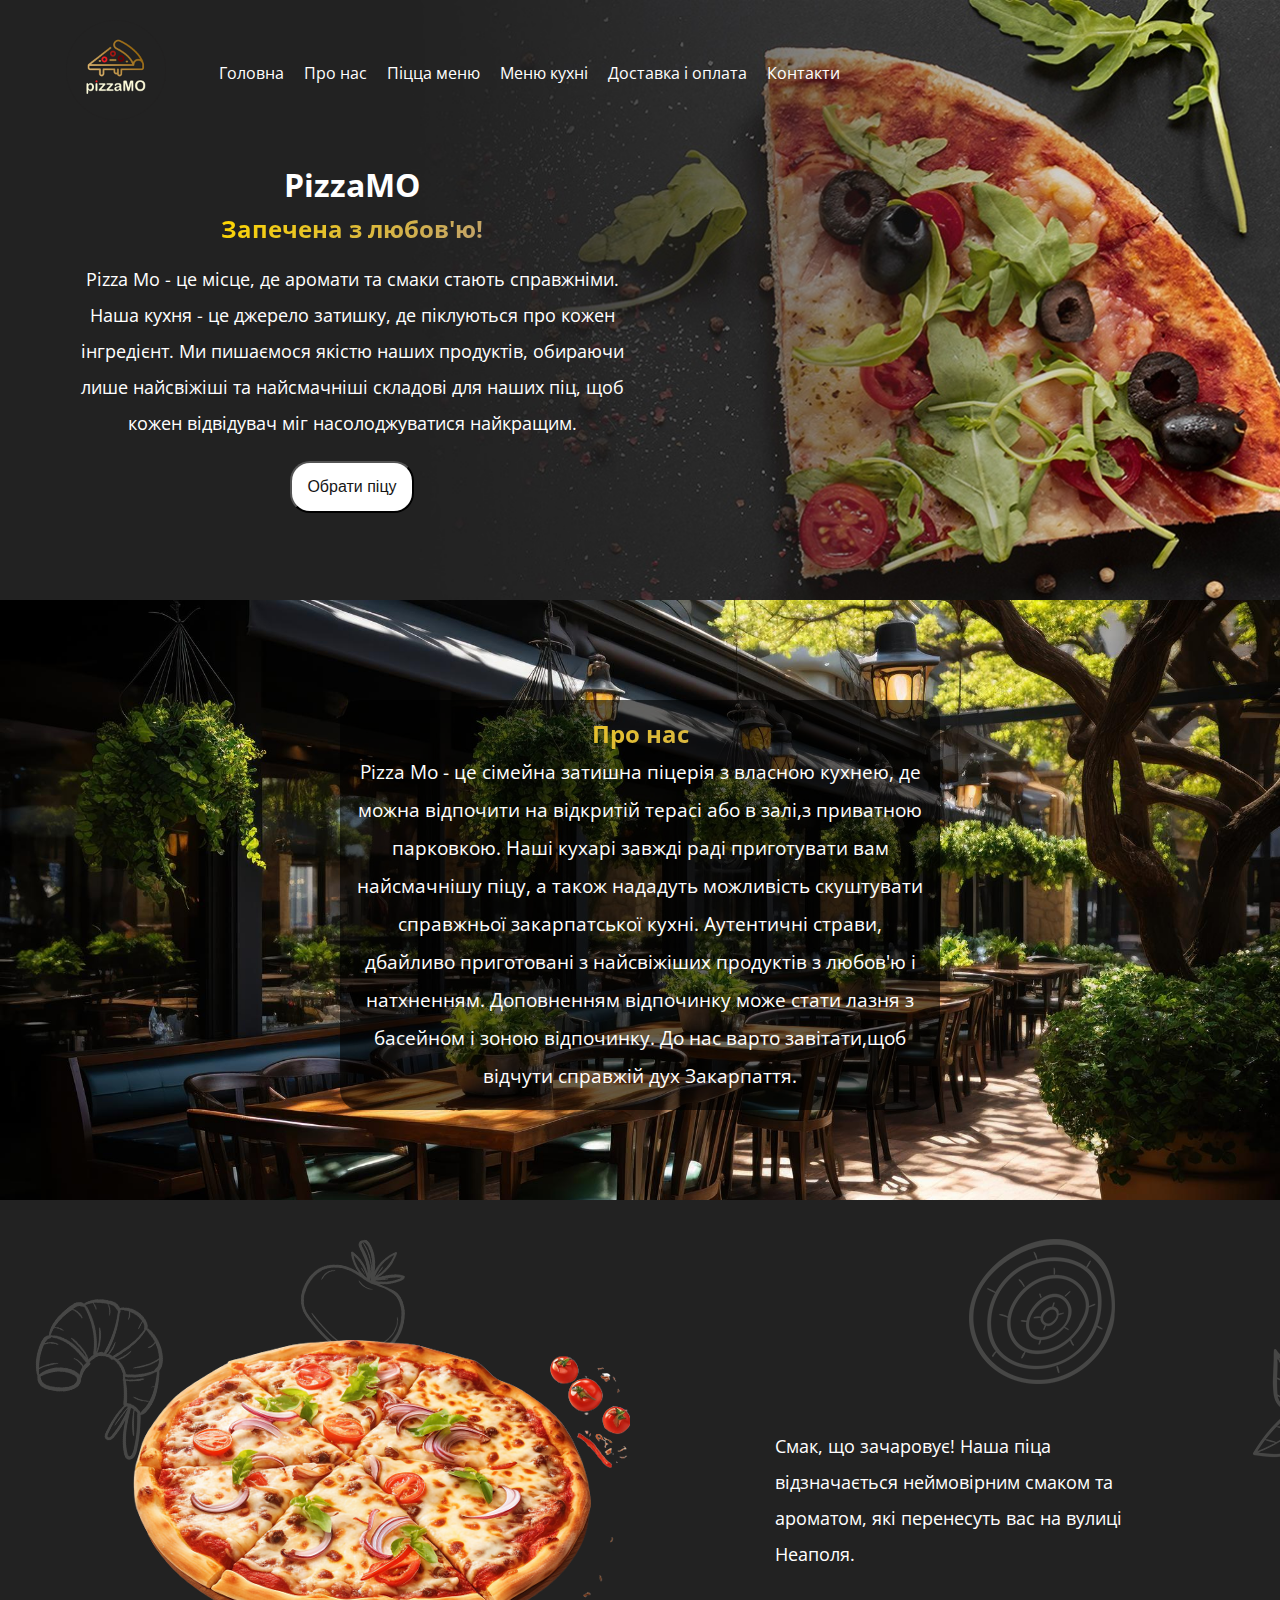
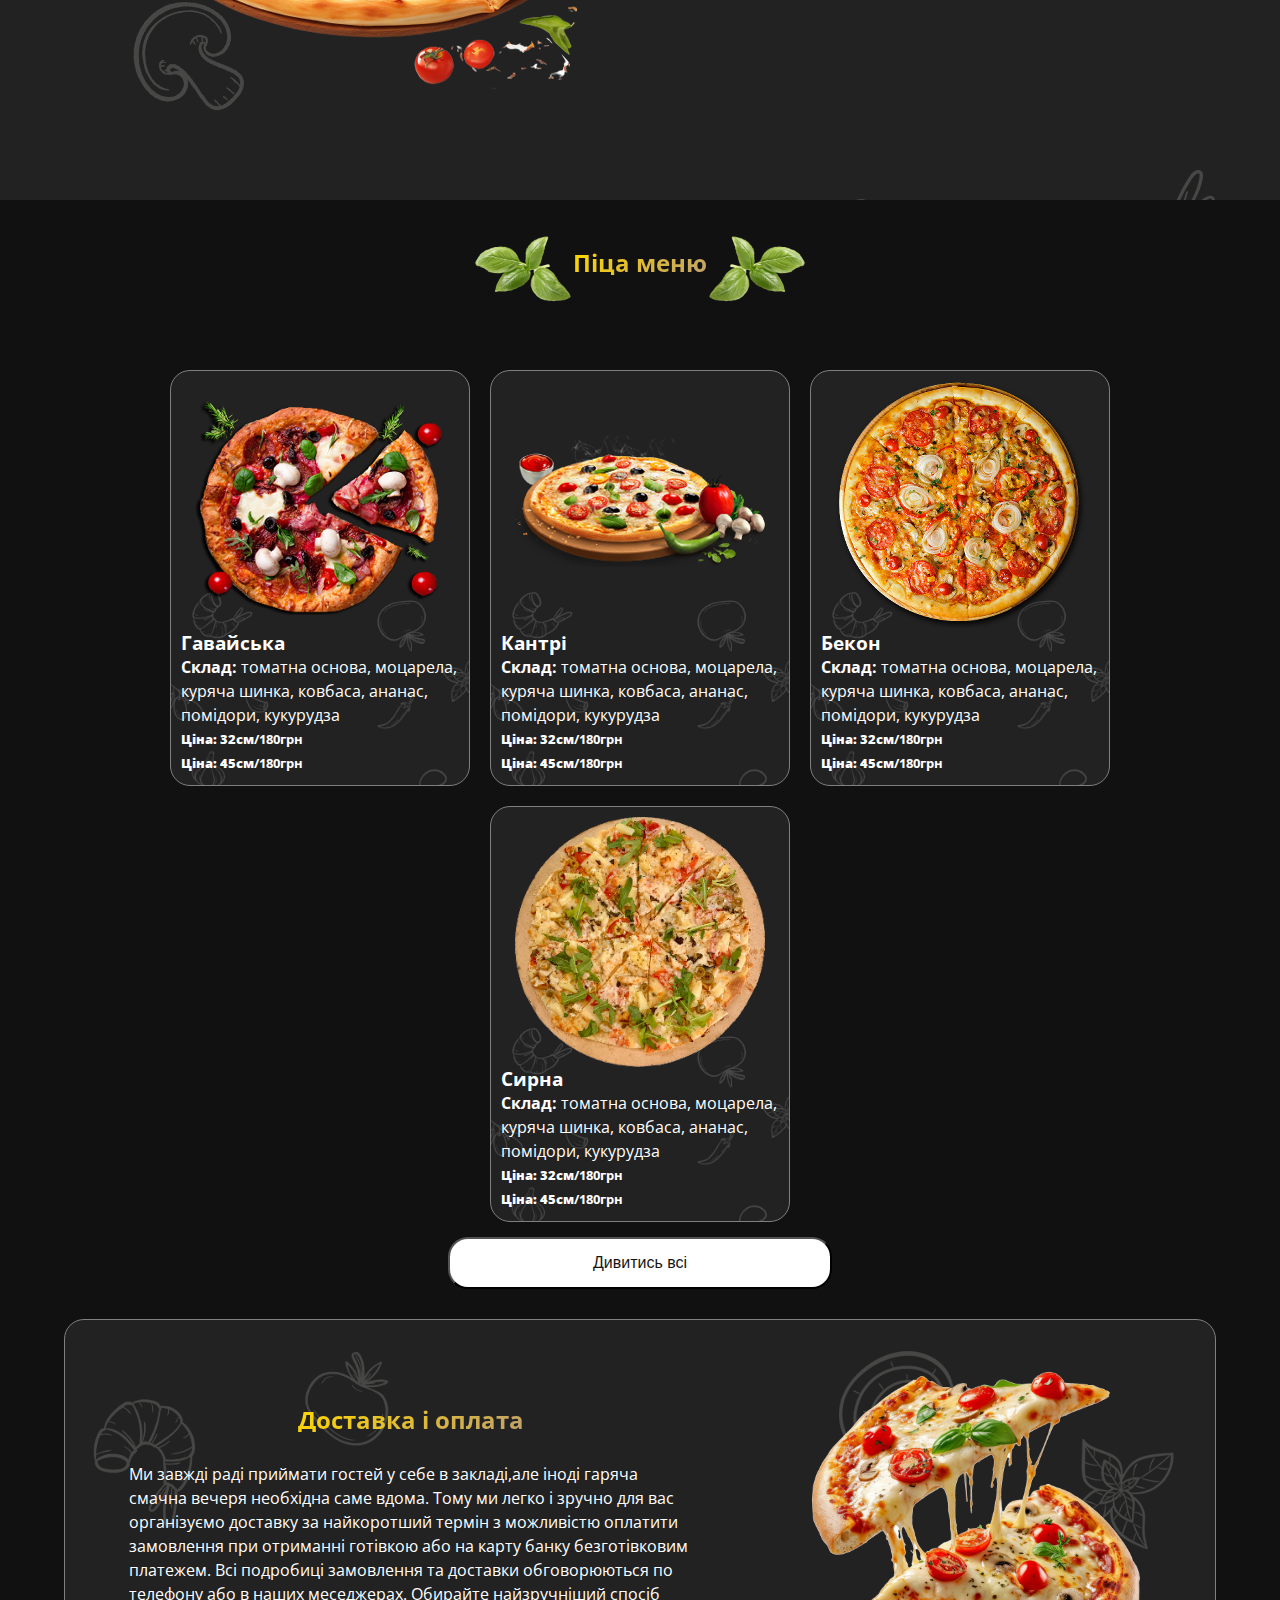
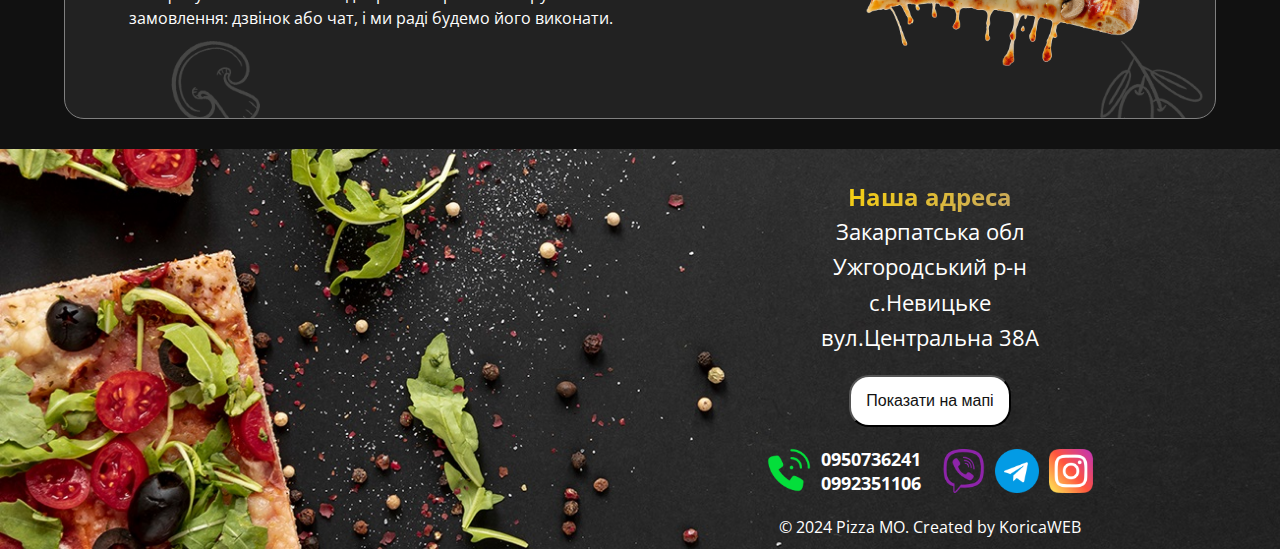
<file: index.html>
<!DOCTYPE html>
<html lang="en">
  <head>
    <meta charset="UTF-8" />
    <meta http-equiv="X-UA-Compatible" content="IE=edge" />
    <meta name="viewport" content="width=device-width, initial-scale=1.0" />
    <title>PizzaMo</title>
    <script>
      // Проверяем, существует ли страница, иначе перенаправляем на 404.html
      document.addEventListener('DOMContentLoaded', function() {
          fetch(window.location.href)
              .then(response => {
                  if (!response.ok) {
                      window.location.href = '/404.html'; // Перенаправляем на страницу 404
                  }
              });
      });
  </script>
    <link rel="icon" href="images/logo_site1.png" type="image/x-icon" />
    <link rel="stylesheet" href="styles.css" />
    <link rel="stylesheet" href="responsive.css" />
  </head>
  <body id="body">
    <div class="preloader">
      <div class="pre_img">
        <div class="preloader__row">
          <div class="preloader__item"></div>
          <div class="preloader__item two"></div>
          <div class="preloader__item three"></div>
        </div>
      </div>
    </div>
    <header>
      <div class="container">
        <div class="header_line_one" id="header_line_one">
          <div class="logo">
            <a href="/">
              <img src="images/logo_site1.png" />
            </a>
          </div>
          <div class="nav_menu">
            <nav>
              <ul class="menu" id="headerNavMenu">
                <li><a href="/">Головна</a></li>
                <li><a href="/#anchor1">Про нас</a></li>
                <li><a href="/pizza">Піцца меню</a></li>
                <li><a href="/restoran">Меню кухні</a></li>
                <li><a href="/#anchor3">Доставка і оплата</a></li>
                <li><a href="/#anchor4">Контакти</a></li>
              </ul>
            </nav>
          </div>
          <div class="toggle-wrap" id="openMobileMenu"></div>
        </div>
        <div class="header_line_two">
          <h1>PizzaMO</h1>
          <h2 class="gold-text">Запечена з любов'ю!</h2>

          <p>
            Pizza Mo - це місце, де аромати та смаки стають справжніми. Наша
            кухня - це джерело затишку, де піклуються про кожен інгредієнт. Ми
            пишаємося якістю наших продуктів, обираючи лише найсвіжіші та
            найсмачніші складові для наших піц, щоб кожен відвідувач міг
            насолоджуватися найкращим.
          </p>
          <a href="/pizza/"> <button>Обрати піцу</button></a>
        </div>
      </div>
    </header>
    <main>
      <section class="about_us">
        <a id="anchor1"></a>
        <div class="container">
          <div class="about_us_text">
            <h2 class="gold-text">Про нас</h2>
            <p>
              Pizza Mo - це сімейна затишна піцерія з власною кухнею, де можна
              відпочити на відкритій терасі або в залі,з приватною парковкою.
              Наші кухарі завжді раді приготувати вам найсмачнішу піцу, а також
              нададуть можливість скуштувати справжньої закарпатської кухні.
              Аутентичні страви, дбайливо приготовані з найсвіжіших продуктів з
              любов'ю і натхненням. Доповненням відпочинку може стати лазня з
              басейном і зоною відпочинку. До нас варто завітати,щоб відчути
              справжій дух Закарпаття.
            </p>
          </div>
        </div>
      </section>
      <section>
        <div class="slideshow-container2">
          <div class="mySlides2">
            <img class="img2" src="images/pizza_small4.png" />
            <div class="mySliders2_text">
              <p>
                Смак, що зачаровує! Наша піца відзначається неймовірним смаком
                та ароматом, які перенесуть вас на вулиці Неаполя.
              </p>
            </div>
          </div>
          <div class="mySlides2">
            <img class="img2" src="images/pizza_small1.png" />
            <div class="mySliders2_text">
              <p>
                Наша піца - це справжнє шедевр італійської кухні, створена з
                любов'ю та увагою до деталей.Насолоджуйся смаком Італії прямо
                вдома.
              </p>
            </div>
          </div>
          <div class="mySlides2 fade">
            <img class="img2" src="images/pizza_small2.png" />
            <div class="mySliders2_text">
              <p>
                Хрусткий корж, ніжні начинки - мрія будь-якого гурмана.
                Спробуйте справжню гастрономічну витонченість!
              </p>
            </div>
          </div>

          <div class="mySlides2 fade">
            <img class="img2" src="images/pizza_small3.png" />
            <div class="mySliders2_text">
              <p>
                Наші піци готуються з натуральних інгредієнтів, щоб ви завжди
                відчували справжній смак італійської кухні. Смакуйте якісну
                піцу, яка не залишить вас байдужими!
              </p>
            </div>
          </div>
        </div>
      </section>

      <section class="pizzaStart">
        <div class="pizza_tittle">
          <img class="leaf1" src="images/leaf4.png" />
          <h2 class="gold-text">Піца меню</h2>
          <img class="leaf2" src="images/leaf4.png" />
        </div>
        <div class="container pizzaMemu" id="pizza" pizzaMemu>
          <div class="product">
            <img src="images/menu_pizza1.png" />
            <div class="product_text">
              <h3>Гавайська</h3>
              <p class="ingridients">
                <b>Склад:</b> томатна основа, моцарела, куряча шинка, ковбаса,
                ананас, помідори, кукурудза
              </p>
              <h5><b>Ціна: 32см</b>/180грн</h5>
              <h5><b>Ціна: 45см</b>/180грн</h5>
            </div>
           
          </div>
          <div class="product">
            <img src="images/menu_pizza2.png" />
            <div class="product_text">
              <h3>Кантрі</h3>
              <p class="ingridients">
                <b>Склад:</b> томатна основа, моцарела, куряча шинка, ковбаса,
                ананас, помідори, кукурудза
              </p>
              <h5><b>Ціна: 32см</b>/180грн</h5>
              <h5><b>Ціна: 45см</b>/180грн</h5>
            </div>
           
          </div>
          <div class="product">
            <img src="images/menu_pizza3.png" />
            <div class="product_text">
              <h3>Бекон</h3>
              <p class="ingridients">
                <b>Склад:</b> томатна основа, моцарела, куряча шинка, ковбаса,
                ананас, помідори, кукурудза
              </p>
              <h5><b>Ціна: 32см</b>/180грн</h5>
              <h5><b>Ціна: 45см</b>/180грн</h5>
            </div>
           
          </div>
          <div class="product">
            <img src="images/menu_pizza8.png" />
            <div class="product_text">
              <h3>Сирна</h3>
              <p class="ingridients">
                <b>Склад:</b> томатна основа, моцарела, куряча шинка, ковбаса,
                ананас, помідори, кукурудза
              </p>
              <h5><b>Ціна: 32см</b>/180грн</h5>
              <h5><b>Ціна: 45см</b>/180грн</h5>
            </div>
           
          </div>
        </div>
        <a class="pizzaBtn_link" href="/pizza/"><button class="pizzaBtn">Дивитись всі</button></a>
      </section>

      <section>
        <a id="anchor3"></a>
        <div class="container pay">
          <div class="pay_text">
            <h2 class="gold-text">Доставка і оплата</h2>
            <p>
              Ми завжді раді приймати гостей у себе в закладі,але іноді гаряча
              смачна вечеря необхідна саме вдома. Тому ми легко і зручно для вас
              організуємо доставку за найкоротший термін з можливістю оплатити
              замовлення при отриманні готівкою або на карту банку безготівковим
              платежем. Всі подробиці замовлення та доставки обговорюються по
              телефону або в наших меседжерах. Обирайте найзручніший спосіб
              замовлення: дзвінок або чат, і ми раді будемо його виконати.
            </p>
          </div>
          <img src="images/pizza_two.png" />
        </div>
      </section>
    </main>

    <footer>
      <div class="footer_info">
        <a id="anchor4"></a>
        <div class="adress">
          <h3 class="gold-text">Наша адреса</h3>
          <p>Закарпатська обл</p>
          <p>Ужгородський р-н</p>
          <p>с.Невицьке</p>
          <p>вул.Центральна 38А</p>
          <button>
            <a href="https://maps.app.goo.gl/b33vJPrjF72dvbeC7" target="blank"
              >Показати на мапі</a
            >
          </button>
        </div>
        <div class="contacts_order">
          <div class="call">
            <a href="tel:0950736241">
              <img src="images/telephone1.png" />
            </a>
            <div class="phone">
              <a href="tel:0950736241"><h5>0950736241</h5></a>
              <a href="tel:0992351106"><h5>0992351106</h5></a>
            </div>
          </div>
          <div class="contacts_link">
            <a
              href="https://invite.viber.com/?g=1URyMvsOjVLoWL1f7aEclofqrUJeNNYQ"
              target="_blank"
              ><img src="images/viber.png"
            /></a>
            <a href="https://t.me/Kori4ka_D" target="_blank"
              ><img src="images/telegram.png"
            /></a>
            <a href="https://www.instagram.com/pizza_mo_" target="_blank"
              ><img src="images/instagram.png"
            /></a>
          </div>
        </div>
        <p>
          &copy; 2024 Pizza MO. Created by
          <a href="https://t.me/Kori4ka_D" target="_blank">KoricaWEB</a>
        </p>
      </div>
      <div class="btn-up btn-up_hide"></div>
    </footer>

    <script src="index.js"></script>
  </body>
</html>
</file>
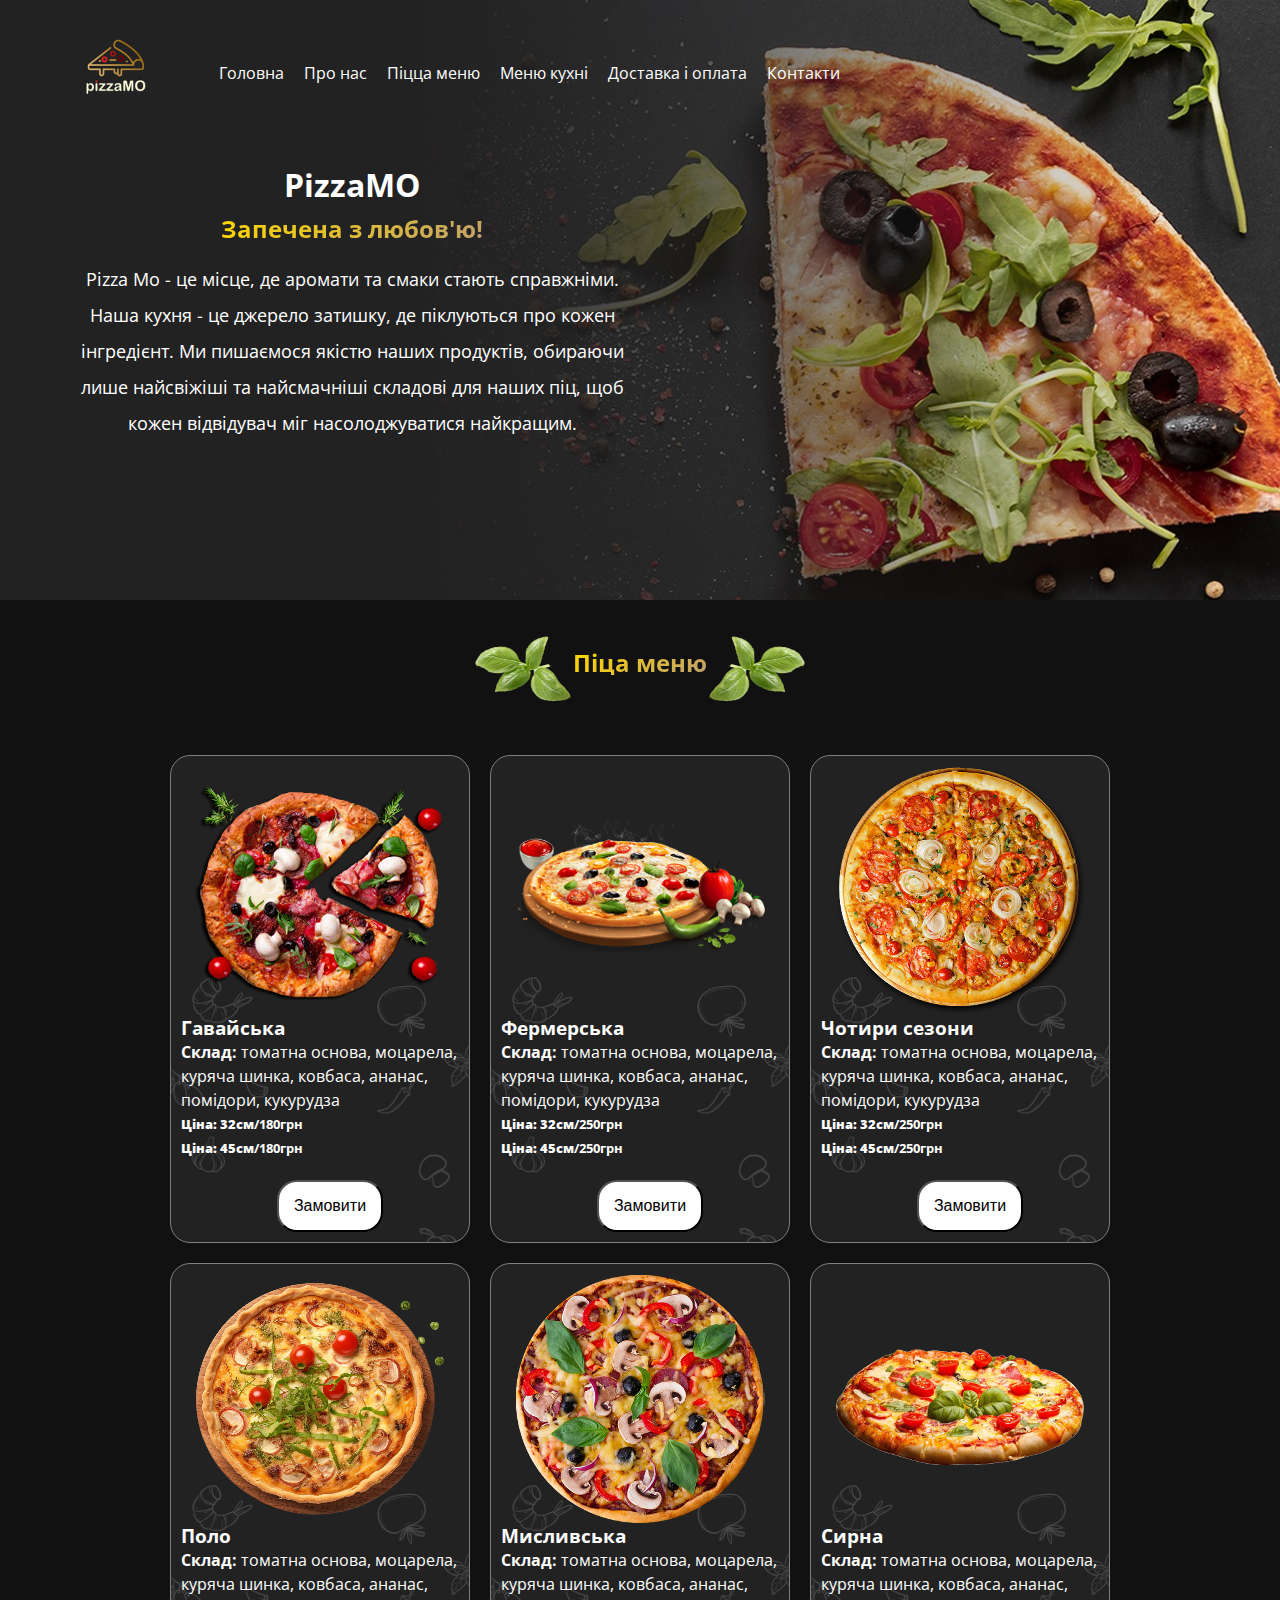
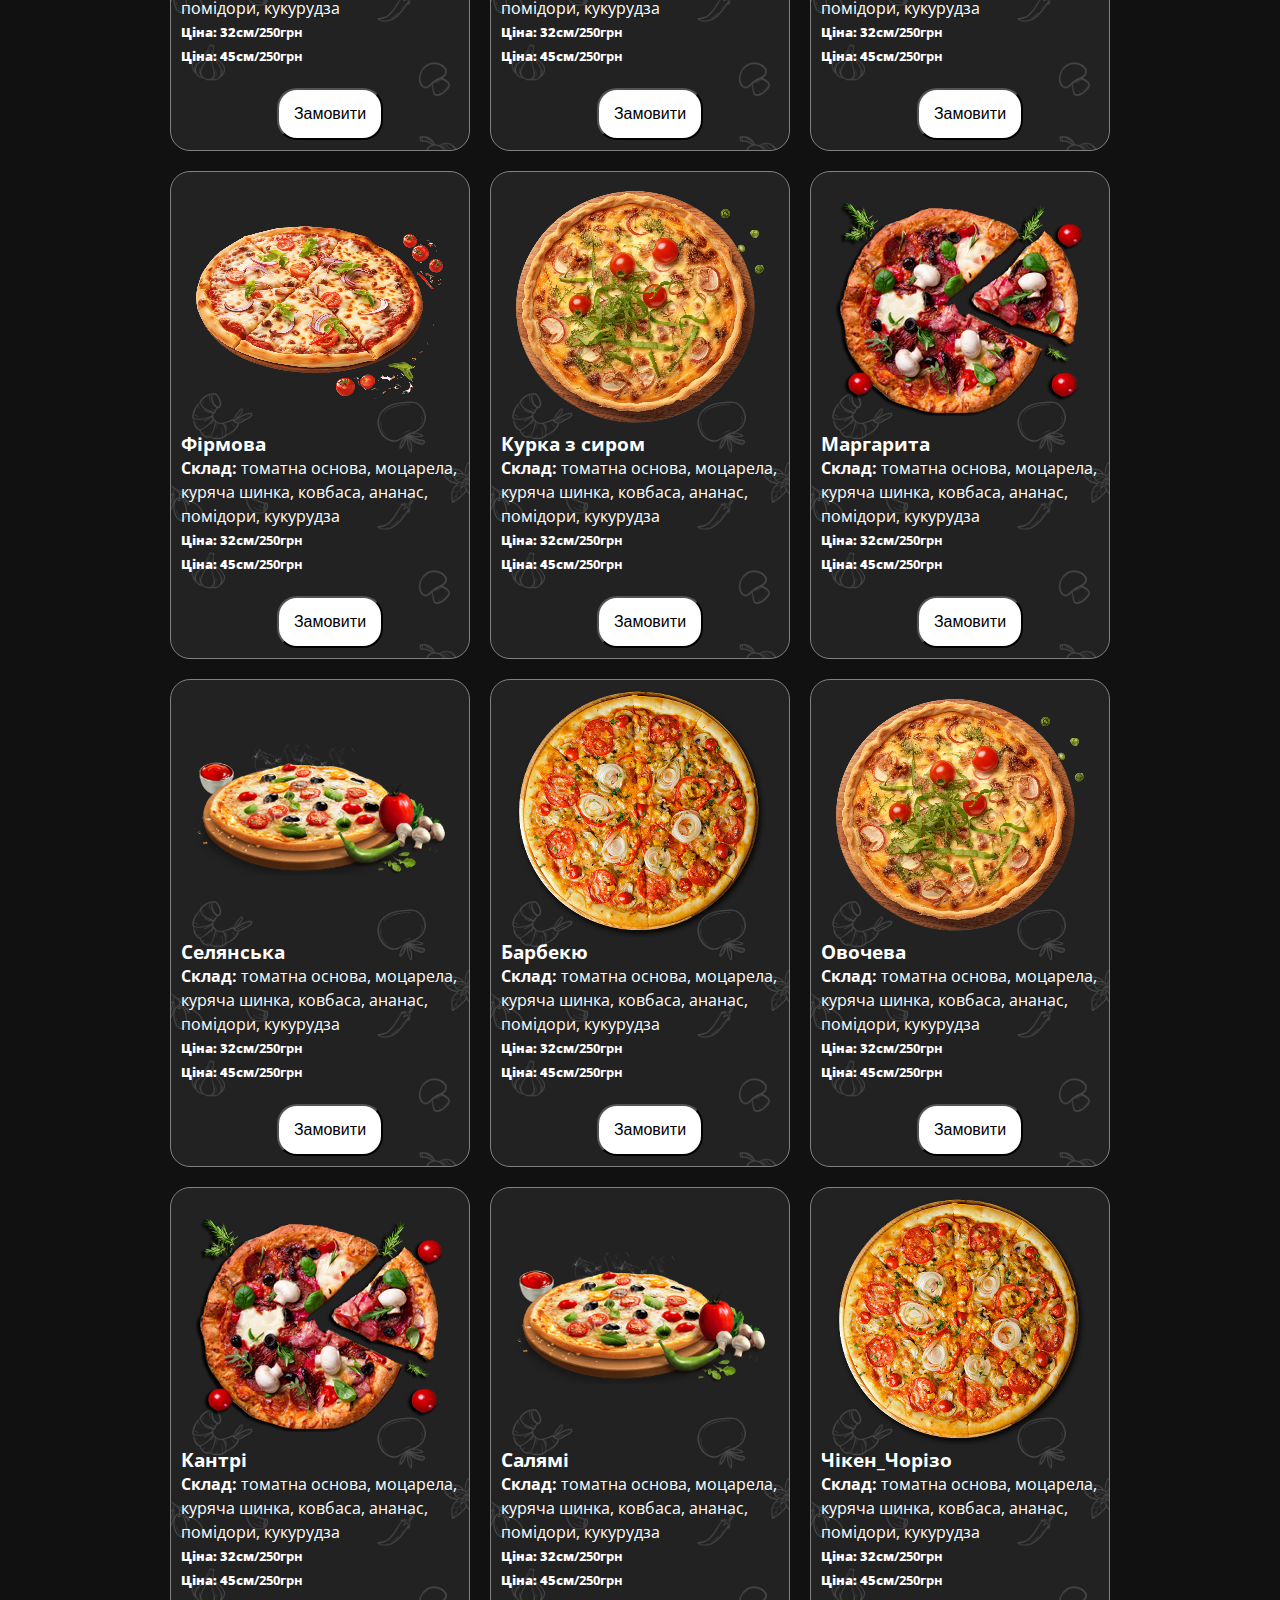
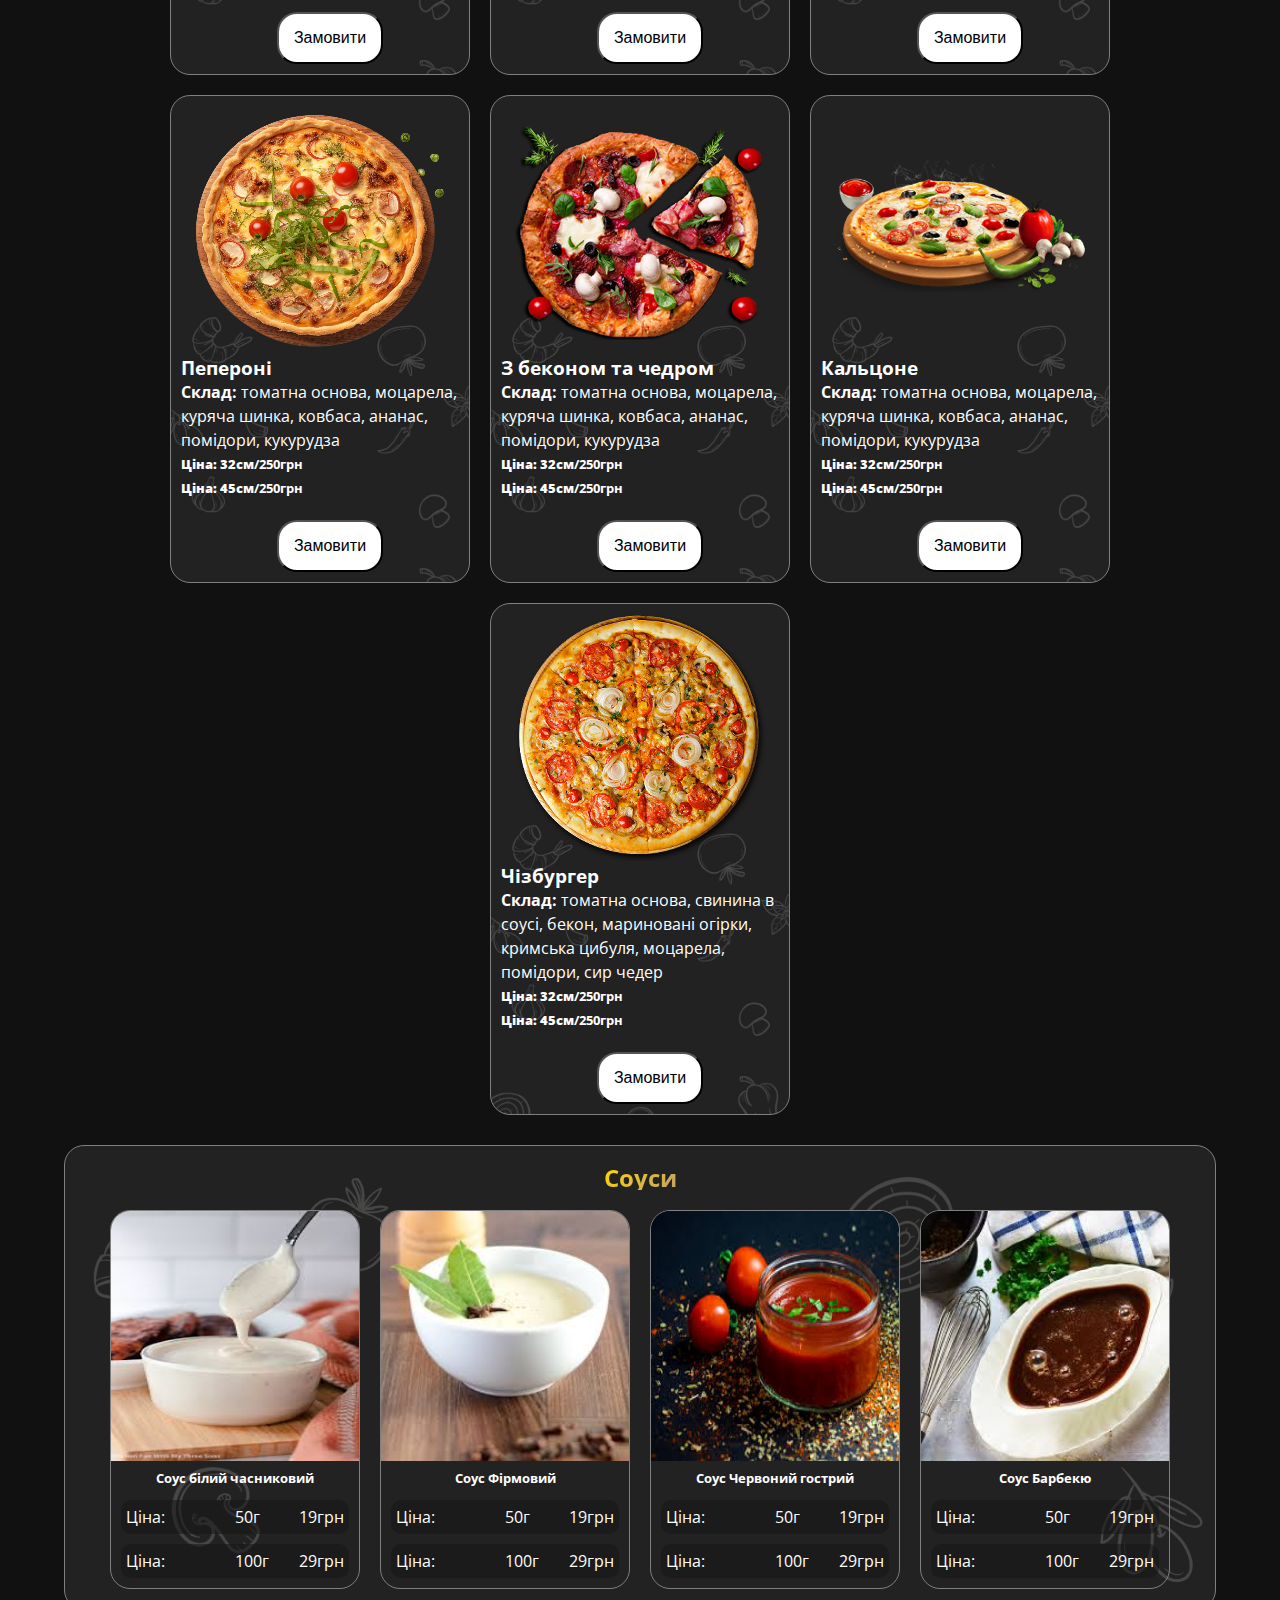
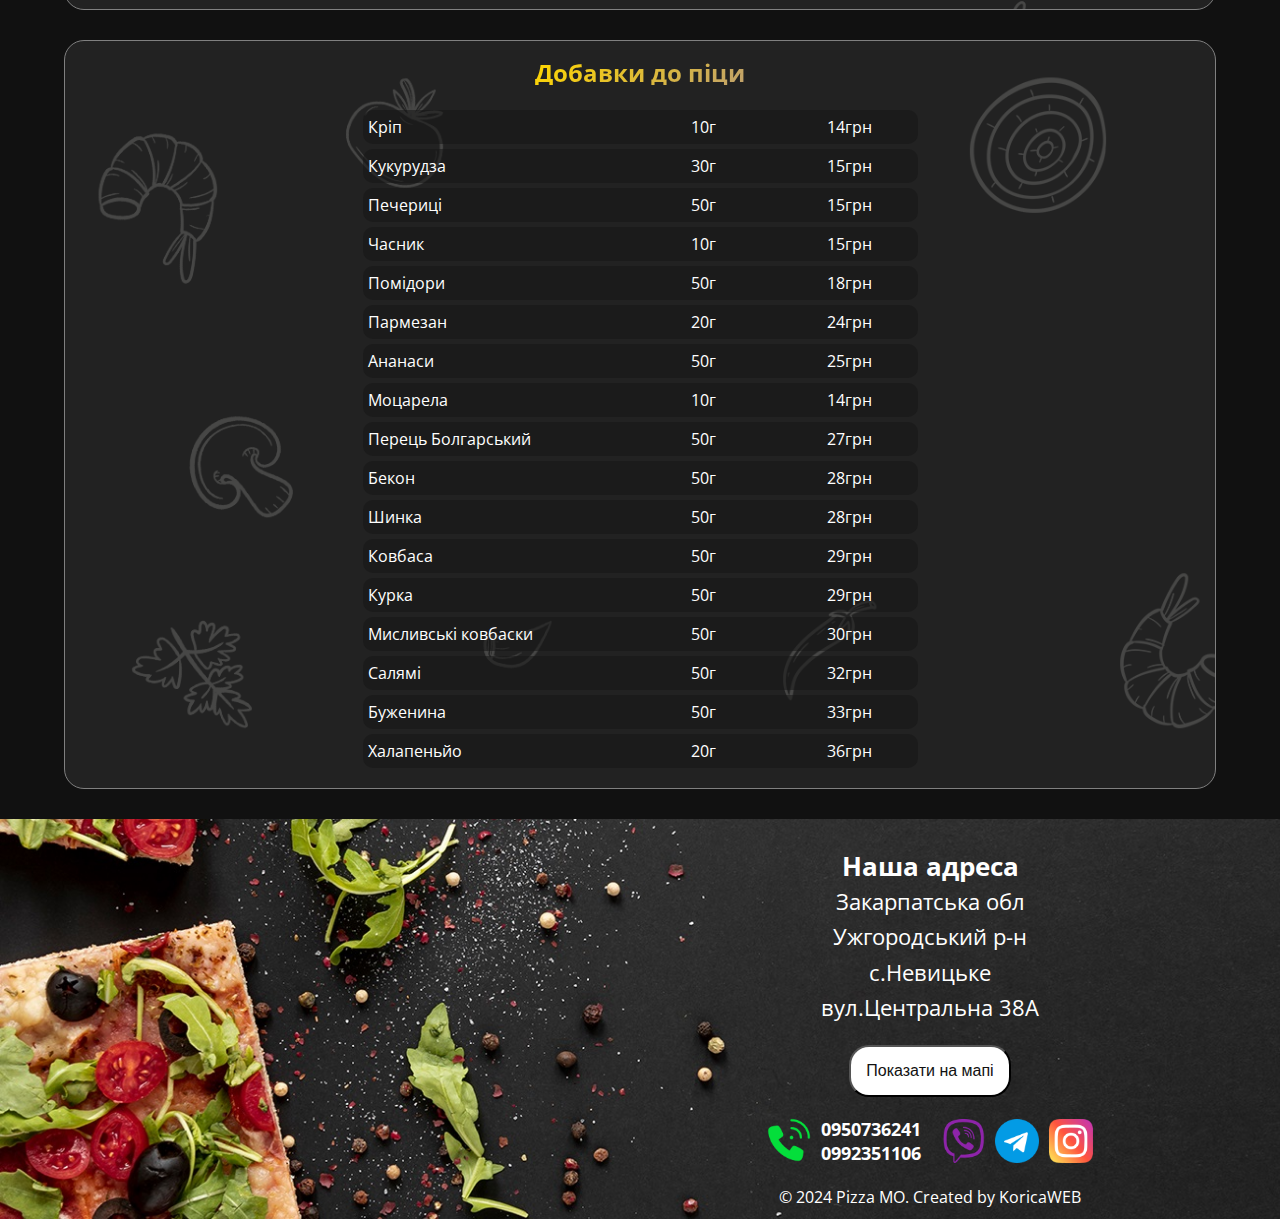
<file: pizza/index.html>
<!DOCTYPE html>
<html lang="en">
  <head>
    <meta charset="UTF-8" />
    <meta http-equiv="X-UA-Compatible" content="IE=edge" />
    <meta name="viewport" content="width=device-width, initial-scale=1.0" />
    <title>PizzaMo</title>
    <script>
      // Проверяем, существует ли страница, иначе перенаправляем на 404.html
      document.addEventListener('DOMContentLoaded', function() {
          fetch(window.location.href)
              .then(response => {
                  if (!response.ok) {
                      window.location.href = '/404.html'; // Перенаправляем на страницу 404
                  }
              });
      });
  </script>
    <link rel="icon" href="../images/logo_site1.png" type="image/x-icon" />
    <link rel="stylesheet" href="../styles.css" />
    <link rel="stylesheet" href="style.css" />
    <link rel="stylesheet" href="../responsive.css" />
  </head>
  <body>
    <div class="preloader">
      <div class="pre_img">
        <div class="preloader__row">
          <div class="preloader__item"></div>
          <div class="preloader__item two"></div>
          <div class="preloader__item three"></div>
        </div>
      </div>
    </div>
    <header>
      <div class="container">
        <div class="header_line_one" id="header_line_one">
          <div class="logo">
            <a href="/">
              <img src="../images/logo_site1.png" />
            </a>
          </div>
          <div class="nav_menu">
            <nav>
              <ul class="menu" id="headerNavMenu">
                <li><a href="/">Головна</a></li>
                <li><a href="/#anchor1">Про нас</a></li>
                <li><a href="/pizza/">Піцца меню</a></li>
                <li><a href="/restoran/">Меню кухні</a></li>
                <li><a href="/#anchor3">Доставка і оплата</a></li>
                <li><a href="/#anchor4">Контакти</a></li>
              </ul>
            </nav>
          </div>
          <div class="toggle-wrap" id="openMobileMenu"></div>
        </div>
        <div class="header_line_two">
          <h1>PizzaMO</h1>
          <h2 class="gold-text">Запечена з любов'ю!</h2>

          <p>
            Pizza Mo - це місце, де аромати та смаки стають справжніми. Наша
            кухня - це джерело затишку, де піклуються про кожен інгредієнт. Ми
            пишаємося якістю наших продуктів, обираючи лише найсвіжіші та
            найсмачніші складові для наших піц, щоб кожен відвідувач міг
            насолоджуватися найкращим.
          </p>
         
        </div>
      </div>
    </header>

  
    <section>
      <a id="anchor2"></a>
      <div class="pizza_tittle">
        <img class="leaf1" src="images/leaf4.png" />
        <h2 class="gold-text">Піца меню</h2>
        <img class="leaf2" src="images/leaf4.png" />
      </div>

      <div class="container pizzaMemu" id="pizza" pizzaMemu></div>
    </section>
    <section>
      <div class="container additive">
        <h2 class="gold-text">Соуси</h2>
        <div class="sauces">
          <div class="sauce">
            <img src="images/sauce_white.jfif" />
            <h5>Соус білий часниковий</h5>
            <div class="grid">
              <p>Ціна:</p>
              <p>50г</p>
              <p>19грн</p>
            </div>
            <div class="grid">
              <p>Ціна:</p>
              <p>100г</p>
              <p>29грн</p>
            </div>
          </div>

          <div class="sauce">
            <img src="images/sauce_firm.jfif" />
            <h5>Соус Фірмовий</h5>
            <div class="grid">
              <p>Ціна:</p>
              <p>50г</p>
              <p>19грн</p>
            </div>
            <div class="grid">
              <p>Ціна:</p>
              <p>100г</p>
              <p>29грн</p>
            </div>
          </div>
          <div class="sauce">
            <img src="images/sauce_red.jfif" />
            <h5>Соус Червоний гострий</h5>
            <div class="grid">
              <p>Ціна:</p>
              <p>50г</p>
              <p>19грн</p>
            </div>
            <div class="grid">
              <p>Ціна:</p>
              <p>100г</p>
              <p>29грн</p>
            </div>
          </div>
          <div class="sauce">
            <img src="images/sauce_bbq.jfif" />
            <h5>Соус Барбекю</h5>
            <div class="grid">
              <p>Ціна:</p>
              <p>50г</p>
              <p>19грн</p>
            </div>
            <div class="grid">
              <p>Ціна:</p>
              <p>100г</p>
              <p>29грн</p>
            </div>
          </div>
        </div>
      </div>
    </section>
    <section>
      <div class="container additive">
        <h2 class="gold-text">Добавки до піци</h2>

        <ul class="additive_list">
          <li class="grid">
            <p>Кріп</p>
            <p class="center">10г</p>
            <p class="center">14грн</p>
          </li>
          <li class="grid">
            <p>Кукурудза</p>
            <p class="center">30г</p>
            <p class="center">15грн</p>
          </li>
          <li class="grid">
            <p>Печериці</p>
            <p class="center">50г</p>
            <p class="center">15грн</p>
          </li>
          <li class="grid">
            <p>Часник</p>
            <p class="center">10г</p>
            <p class="center">15грн</p>
          </li>
          <li class="grid">
            <p>Помідори</p>
            <p class="center">50г</p>
            <p class="center">18грн</p>
          </li>
          <li class="grid">
            <p>Пармезан</p>
            <p class="center">20г</p>
            <p class="center">24грн</p>
          </li>
          <li class="grid">
            <p>Ананаси</p>
            <p class="center">50г</p>
            <p class="center">25грн</p>
          </li>
          <li class="grid">
            <p>Моцарела</p>
            <p class="center">10г</p>
            <p class="center">14грн</p>
          </li>
          <li class="grid">
            <p>Перець Болгарський</p>
            <p class="center">50г</p>
            <p class="center">27грн</p>
          </li>
          <li class="grid">
            <p>Бекон</p>
            <p class="center">50г</p>
            <p class="center">28грн</p>
          </li>
          <li class="grid">
            <p>Шинка</p>
            <p class="center">50г</p>
            <p class="center">28грн</p>
          </li>
          <li class="grid">
            <p>Ковбаса</p>
            <p class="center">50г</p>
            <p class="center">29грн</p>
          </li>
          <li class="grid">
            <p>Курка</p>
            <p class="center">50г</p>
            <p class="center">29грн</p>
          </li>
          <li class="grid">
            <p>Мисливські ковбаски</p>
            <p class="center">50г</p>
            <p class="center">30грн</p>
          </li>
          <li class="grid">
            <p>Салямі</p>
            <p class="center">50г</p>
            <p class="center">32грн</p>
          </li>
          <li class="grid">
            <p>Буженина</p>
            <p class="center">50г</p>
            <p class="center">33грн</p>
          </li>
          <li class="grid">
            <p>Халапеньйо</p>
            <p class="center">20г</p>
            <p class="center">36грн</p>
          </li>
        </ul>
      </div>
    </section>
    <div class="plashka" id="parent">
      <div id="modal" class="modal" onclick="stop(event)">
        <div id="modalContent" class="modal_inner">
          <h1>Способи замовлення</h1>
          <div class="contacts_order">
            <div class="call">
              <a href="tel:0950736241">
                <img src="images/telephone1.png" />
              </a>
              <div class="phone">
                <a href="tel:0950736241"><h5>0950736241</h5></a>

                <a href="tel:0992351106"><h5>0992351106</h5></a>
              </div>
            </div>
            <div class="contacts_link">
              <a
                href="https://invite.viber.com/?g=1URyMvsOjVLoWL1f7aEclofqrUJeNNYQ"
                target="_blank"
                ><img src="images/viber.png"
              /></a>
              <a href="https://t.me/Kori4ka_D" target="_blank"
                ><img src="images/telegram.png"
              /></a>
              <a href="https://www.instagram.com/pizza_mo_" target="_blank"
                ><img src="images/instagram.png"
              /></a>
            </div>
          </div>
        </div>
        <div class="decor"><img src="images/leaf.png" /></div>
        <div class="close" onclick="close_modal()"></div>
      </div>
    </div>
      <div class="btn-up btn-up_hide"></div>
    <footer class="footer_restoran">
      <div class="footer_info">
        <a id="anchor4"></a>
        <div class="adress">
          <h3>Наша адреса</h3>
          <p>Закарпатська обл</p>
          <p>Ужгородський р-н</p>
          <p>с.Невицьке</p>
          <p>вул.Центральна 38А</p>
          <button>
            <a href="https://maps.app.goo.gl/b33vJPrjF72dvbeC7" target="blank"
              >Показати на мапі</a
            >
          </button>
        </div>
        <div class="contacts_order">
          <div class="call">
            <a href="tel:0950736241">
              <img src="../images/telephone1.png" />
            </a>
            <div class="phone">
              <a href="tel:0950736241"><h5>0950736241</h5></a>
              <a href="tel:0992351106"><h5>0992351106</h5></a>
            </div>
          </div>
          <div class="contacts_link">
            <a
              href="https://invite.viber.com/?g=1URyMvsOjVLoWL1f7aEclofqrUJeNNYQ"
              target="_blank"
              ><img src="../images/viber.png"
            /></a>
            <a href="https://t.me/Kori4ka_D" target="_blank"
              ><img src="../images/telegram.png"
            /></a>
            <a href="https://www.instagram.com/pizza_mo_" target="_blank"
              ><img src="../images/instagram.png"
            /></a>
          </div>
        </div>
        <p>
          &copy; 2024 Pizza MO. Created by
          <a href="https://t.me/Kori4ka_D" target="_blank">KoricaWEB</a>
        </p>
      </div>
      <div class="btn-up btn-up_hide"></div>
    </footer>
    <script src="index.js"></script>
  </body>
</html>
</file>
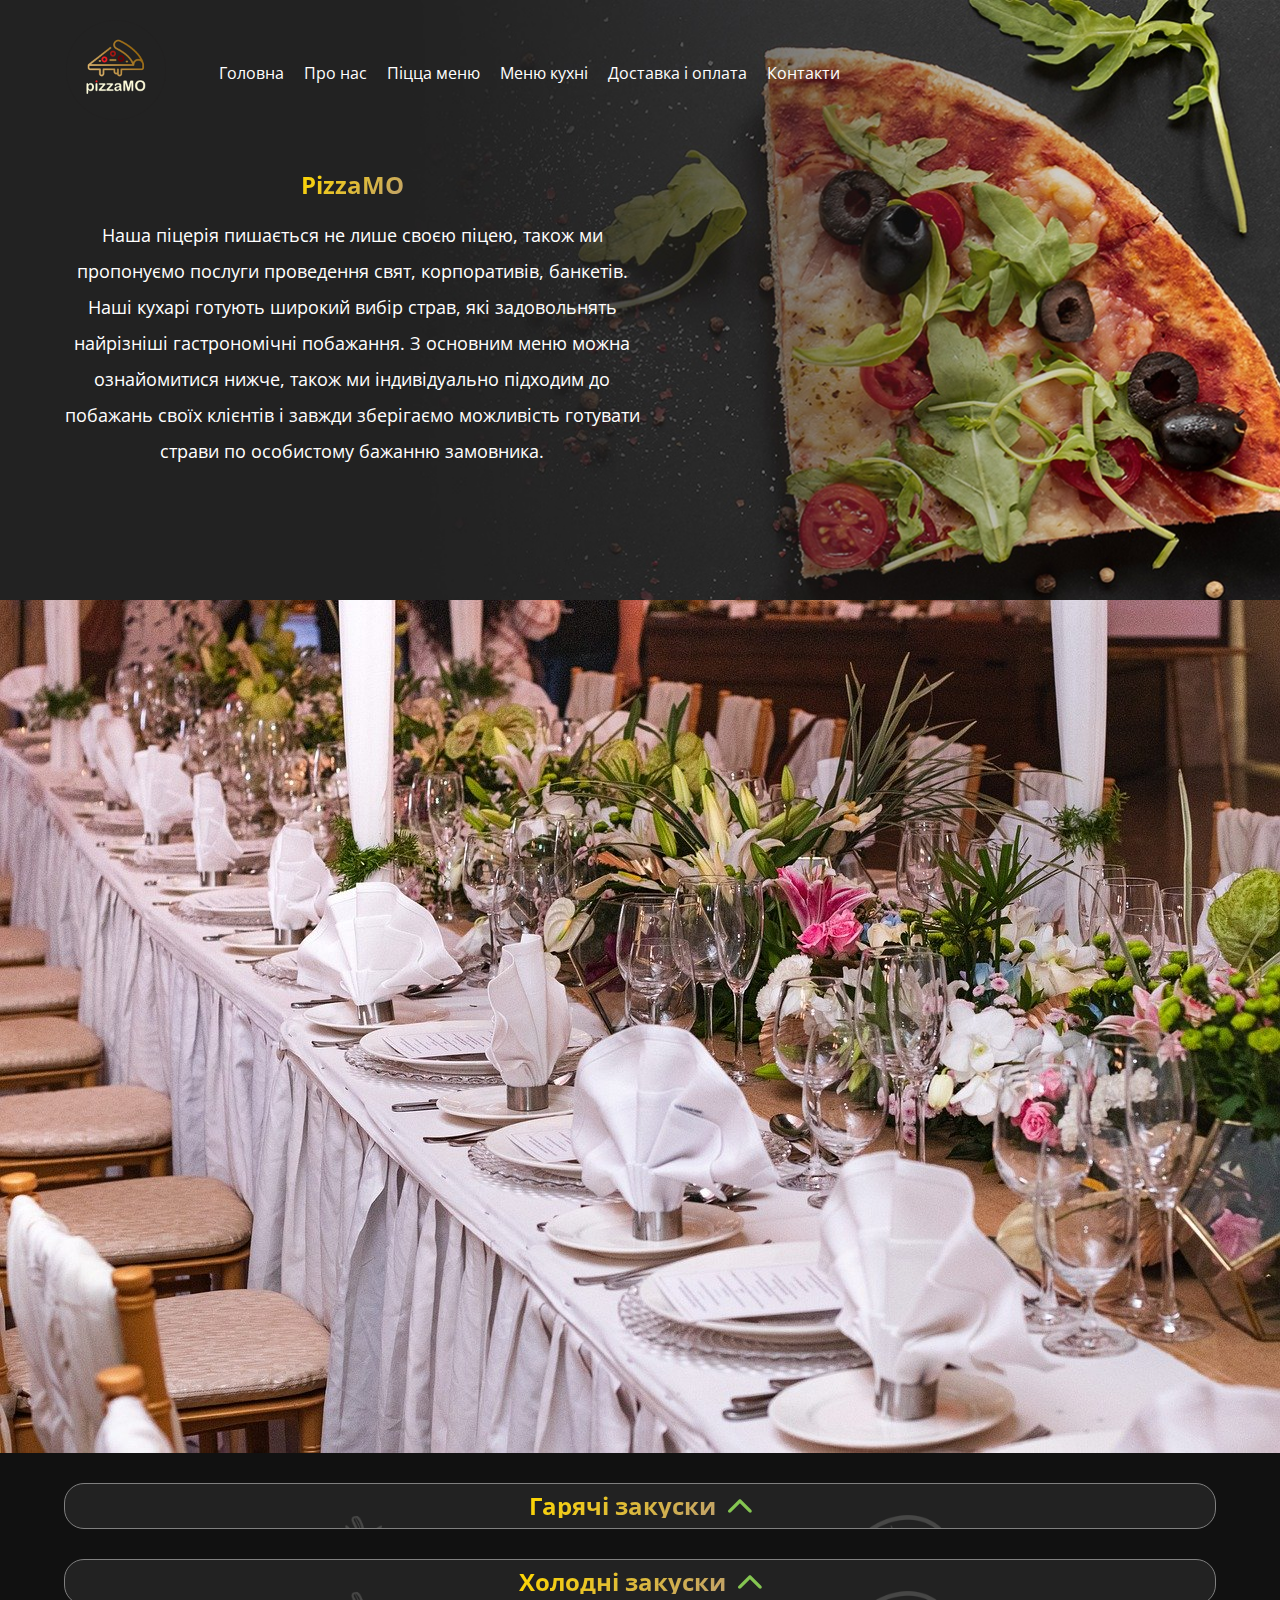
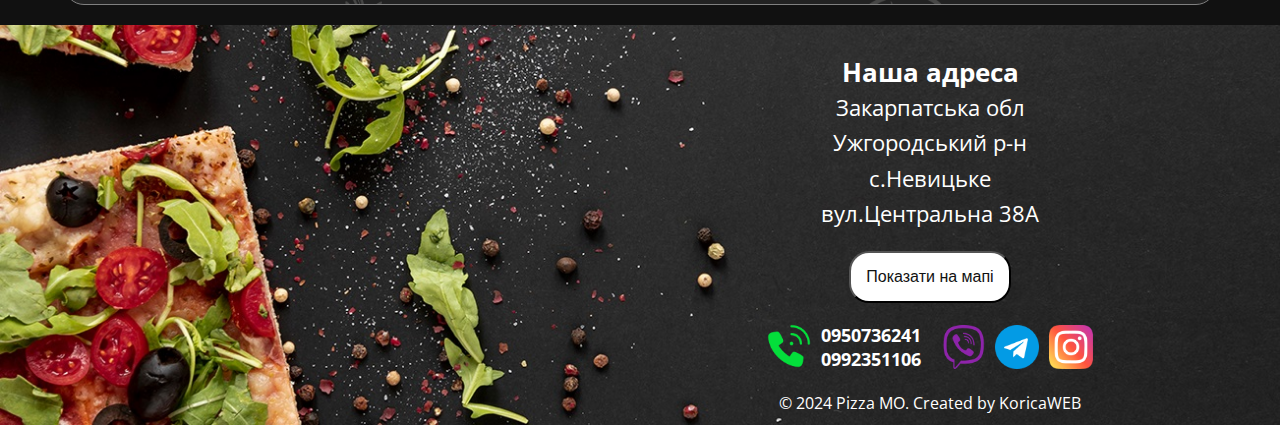
<file: restoran/index.html>
<!DOCTYPE html>
<html lang="en">
  <head>
    <meta charset="UTF-8" />
    <meta http-equiv="X-UA-Compatible" content="IE=edge" />
    <meta name="viewport" content="width=device-width, initial-scale=1.0" />
    <title>PizzaMo</title>
    <script>
      // Проверяем, существует ли страница, иначе перенаправляем на 404.html
      document.addEventListener('DOMContentLoaded', function() {
          fetch(window.location.href)
              .then(response => {
                  if (!response.ok) {
                      window.location.href = '/404.html'; // Перенаправляем на страницу 404
                  }
              });
      });
  </script>
    <link rel="icon" href="../images/logo_site1.png" type="image/x-icon" />
    <link rel="stylesheet" href="../styles.css" />
    <link rel="stylesheet" href="style.css" />
    <link rel="stylesheet" href="../responsive.css" />
  </head>
  <body>
    <div class="preloader">
      <div class="pre_img">
        <div class="preloader__row">
          <div class="preloader__item"></div>
          <div class="preloader__item two"></div>
          <div class="preloader__item three"></div>
        </div>
      </div>
    </div>
    <header>
      <div class="container">
        <div class="header_line_one" id="header_line_one">
          <div class="logo">
            <a href="/">
              <img src="../images/logo_site1.png" />
            </a>
          </div>
          <div class="nav_menu">
            <nav>
              <ul class="menu" id="headerNavMenu">
                <li><a href="/">Головна</a></li>
                <li><a href="/#anchor1">Про нас</a></li>
                <li><a href="/pizza/">Піцца меню</a></li>
                <li><a href="/restoran/">Меню кухні</a></li>
                <li><a href="/#anchor3">Доставка і оплата</a></li>
                <li><a href="/#anchor4">Контакти</a></li>
              </ul>
            </nav>
          </div>
          <div class="toggle-wrap" id="openMobileMenu"></div>
        </div>
        <div class="header_line_two">
          <h1 class="gold-text">PizzaMO</h1>

          <p>
            Наша піцерія пишається не лише своєю піцею, також ми пропонуємо
            послуги проведення свят, корпоративів, банкетів. Наші кухарі готують
            широкий вибір страв, які задовольнять найрізніші гастрономічні
            побажання. З основним меню можна ознайомитися нижче, також ми
            індивідуально підходим до побажань своїх клієнтів і завжди
            зберігаємо можливість готувати страви по особистому бажанню
            замовника.
          </p>
         
        </div>
      </div>
    </header>

    <section>
      <div class="slideshow-container2">
        <div class="mySlides">
          <img class="img" src="images/1.jpg" />
        </div>
        <div class="mySlides">
          <img class="img" src="images/2.jpg" />
        </div>
        <div class="mySlides fade">
          <img class="img" src="images/3.jpg" />
        </div>

        <div class="mySlides">
          <img class="img" src="images/4.jpg" />
        </div>
        <div class="mySlides">
          <img class="img" src="images/5.jpg" />
        </div>
      </div>
    </section>
    <section>
      <div class="container cold_dishes" >
        <div class="title_dishes">
          <h2 class="gold-text">Гарячі закуски</h2>
          <img  src="images/arrow-up.svg" id="open_cold_dishes">
        </div>
       
        <div class="snacks " id="cold_dishes">
          <div class="snack">
            <img src="images/food1.jpg" />
            <h5>Лосось</h5>
            <p>(лосось, овочі, маринад, листя слату, соус)</p>
            <div class="grid">
              <p>Порція:</p>
              <p>300г</p>
            </div>
            <div class="grid">
              <p>Ціна:</p>
              <p>400грн</p>
            </div>
          </div>
          <div class="snack">
            <img src="images/food2.jpg" />
            <h5>Жульєн</h5>
            <p>(гриби, овочі, маринад, листя слату, соус, яйця)</p>
            <div class="grid">
              <p>Порція:</p>
              <p>300г</p>
            </div>
            <div class="grid">
              <p>Ціна:</p>
              <p>400грн</p>
            </div>
          </div>
          <div class="snack">
            <img src="images/food3.jpg" />
            <h5>Яєшня по-селянські</h5>
            <p>(яйця, овочі, бекон, листя слату, помідори)</p>
            <div class="grid">
              <p>Порція:</p>
              <p>300г</p>
            </div>
            <div class="grid">
              <p>Ціна:</p>
              <p>400грн</p>
            </div>
          </div>
          <div class="snack">
            <img src="images/food4.jpg" />
            <h5>Різотто овочеве</h5>
            <p>(рис, овочі, зелений горошок, листя слату, соус)</p>
            <div class="grid">
              <p>Порція:</p>
              <p>200г</p>
            </div>
            <div class="grid">
              <p>Ціна:</p>
              <p>150грн</p>
            </div>
          </div>
          <div class="snack">
            <img src="images/food5.jpg" />
            <h5>Лазанья</h5>
            <p>(телятина, овочі, свинина, сир, молоко, томати)</p>
            <div class="grid">
              <p>Порція:</p>
              <p>200г</p>
            </div>
            <div class="grid">
              <p>Ціна:</p>
              <p>180грн</p>
            </div>
          </div>
          <div class="snack">
            <img src="images/food6.jpg" />
            <h5>Риба запечена</h5>
            <p>(горбуша, овочі, авокадо, листя слату, соус)</p>
            <div class="grid">
              <p>Порція:</p>
              <p>200г</p>
            </div>
            <div class="grid">
              <p>Ціна:</p>
              <p>270грн</p>
            </div>
          </div>
        </div>
      </div>
    </section>
    <section>
      <div class="container hot_dishes" >
        <div class="title_dishes">
          <h2 class="gold-text">Холодні закуски</h2>
          <img  src="images/arrow-up.svg" id="open_hot_dishes">
        </div>
       
        <div class="snacks" id="hot_dishes">
          <div class="snack">
            <img src="images/food7.jpg" />
            <h5>Лосось</h5>
            <p>(лосось, овочі, маринад, листя слату, соус)</p>
            <div class="grid">
              <p>Порція:</p>
              <p>300г</p>
            </div>
            <div class="grid">
              <p>Ціна:</p>
              <p>400грн</p>
            </div>
          </div>
          <div class="snack">
            <img src="images/food8.jpg" />
            <h5>Жульєн</h5>
            <p>(гриби, овочі, маринад, листя слату, соус, яйця)</p>
            <div class="grid">
              <p>Порція:</p>
              <p>300г</p>
            </div>
            <div class="grid">
              <p>Ціна:</p>
              <p>400грн</p>
            </div>
          </div>
          <div class="snack">
            <img src="images/food9.jpg" />
            <h5>Яєшня по-селянські</h5>
            <p>(яйця, овочі, бекон, листя слату, помідори)</p>
            <div class="grid">
              <p>Порція:</p>
              <p>300г</p>
            </div>
            <div class="grid">
              <p>Ціна:</p>
              <p>400грн</p>
            </div>
          </div>
          <div class="snack">
            <img src="images/food10.jpg" />
            <h5>Різотто овочеве</h5>
            <p>(рис, овочі, зелений горошок, листя слату, соус)</p>
            <div class="grid">
              <p>Порція:</p>
              <p>200г</p>
            </div>
            <div class="grid">
              <p>Ціна:</p>
              <p>150грн</p>
            </div>
          </div>
          <div class="snack">
            <img src="images/food11.jpg" />
            <h5>Лазанья</h5>
            <p>(телятина, овочі, свинина, сир, молоко, томати)</p>
            <div class="grid">
              <p>Порція:</p>
              <p>200г</p>
            </div>
            <div class="grid">
              <p>Ціна:</p>
              <p>180грн</p>
            </div>
          </div>
          <div class="snack">
            <img src="images/food12.jpg" />
            <h5>Риба запечена</h5>
            <p>(горбуша, овочі, авокадо, листя слату, соус)</p>
            <div class="grid">
              <p>Порція:</p>
              <p>200г</p>
            </div>
            <div class="grid">
              <p>Ціна:</p>
              <p>270грн</p>
            </div>
          </div>
        </div>
      </div>
    </section>
    <footer class="footer_restoran">
      <div class="footer_info">
        <a id="anchor4"></a>
        <div class="adress">
          <h3>Наша адреса</h3>
          <p>Закарпатська обл</p>
          <p>Ужгородський р-н</p>
          <p>с.Невицьке</p>
          <p>вул.Центральна 38А</p>
          <button>
            <a href="https://maps.app.goo.gl/b33vJPrjF72dvbeC7" target="blank"
              >Показати на мапі</a
            >
          </button>
        </div>
        <div class="contacts_order">
          <div class="call">
            <a href="tel:0950736241">
              <img src="../images/telephone1.png" />
            </a>
            <div class="phone">
              <a href="tel:0950736241"><h5>0950736241</h5></a>
              <a href="tel:0992351106"><h5>0992351106</h5></a>
            </div>
          </div>
          <div class="contacts_link">
            <a
              href="https://invite.viber.com/?g=1URyMvsOjVLoWL1f7aEclofqrUJeNNYQ"
              target="_blank"
              ><img src="../images/viber.png"
            /></a>
            <a href="https://t.me/Kori4ka_D" target="_blank"
              ><img src="../images/telegram.png"
            /></a>
            <a href="https://www.instagram.com/pizza_mo_" target="_blank"
              ><img src="../images/instagram.png"
            /></a>
          </div>
        </div>
        <p>
          &copy; 2024 Pizza MO. Created by
          <a href="https://t.me/Kori4ka_D" target="_blank">KoricaWEB</a>
        </p>
      </div>
      <div class="btn-up btn-up_hide"></div>
    </footer>
    <script src="index.js"></script>
  </body>
</html>
</file>
<file: styles.css>
@import url("https://fonts.googleapis.com/css2?family=Cormorant:ital,wght@0,300..700;1,300..700&display=swap");
@import url("https://fonts.googleapis.com/css2?family=Cormorant:ital,wght@0,300..700;1,300..700&family=Open+Sans:ital,wght@0,300..800;1,300..800&display=swap");
* {
  margin: 0;
  padding: 0;
  box-sizing: border-box;
}
html {
  scroll-behavior: smooth;
  }
:root {
  --bg: #111111;
  --textColor: #fff;
  --fontTitle: "Cormorant", serif;
  --green:  #008000;
  --dark_green:#025302;
}

/* Скрыть стандартный скроллбар */
::-webkit-scrollbar {
  width: 10px;
}

/* Цвет фона скроллбара */
::-webkit-scrollbar-track {
  background-color: black;
}

/* Цвет ползунка скроллбара */
::-webkit-scrollbar-thumb {
  background-color: green;
}

/* Ширина ползунка скроллбара */
::-webkit-scrollbar-thumb {
  width: 10px;
}

h2 {
  font-size: 30px;
}
body {
  background-color: var(--bg);
  color: var(--textColor);
  font-family: "Open Sans", sans-serif;
  font-size: 16px;
  font-weight: 400;
  line-height: 150%;
 
}

li {
  list-style: none;
}
a {
  text-decoration: none;
  color: var(--textColor);
  transition: color 0.5s ease;
}

button {
  background-color: #fff;
  padding: 15px;
  border-radius: 20px;
  cursor: pointer;
  font-size: 16px;
  transition: background 0.5s ease;
}


.container {
  max-width: 1300px;
  width: 85%;
  margin: 0 auto;
}
header {
  background-image: url(images/header_bg.jpg);
}
header,
footer {
  position: relative;
  height: 600px;
  
  background-position: center;
  background-repeat: no-repeat;
  background-size: cover;
  padding-top: 20px;
  z-index:1; 
}

header::after{
  position: absolute;
  content: "";
  background-color: rgb(94 84 84 / 50%); /* Полупрозрачный белый цвет */
  backdrop-filter: blur(2px); /* Эффект размытия с радиусом 10px */
  height: 100%;
  width: 100%;
  top: 0;
  display: none;
 
}
header.show::after {
  /* Стили для header::after при открытии меню */
  display: block;
}
.header_line_one {
  display: flex;
  flex-direction: row;
  justify-content: space-around;
  width: 60%;
  min-width: 780px;
  align-items: center;
}
.logo {
  margin-right: 50px;
}
.logo img {
  width: 100px;
  /* margin-bottom: -15px; */
  /* cursor: pointer; */
}
.menu {
  display: flex;
  flex-direction: row;
  gap: 20px;
}
.header_line_two {
  width: 50%;
  margin-top: 47px;
  display: flex;
  flex-direction: column;
  align-items: center;
  gap: 20px;
}
.header_line_two button {
  color: #161616;
}
.header_line_two p {
    line-height: 200%;
    text-align: center;
    font-size: 18px;
}
/*====================ABOUT US=====================*/
.about_us{
  height: 600px;
  background-image: url(images/aboutUs.jpg);
  background-size: cover;
  
  padding-top: 100px;
}
.about_us_text{
  font-size: 19px;
  line-height: 200%;
  margin: 0 auto;
  width: 600px;
  text-align: center;
  padding: 15px;
  background-color: rgba(0, 0, 0, 0.6);
  border-radius: 20px;
}
/*==============Slider================*/

.slideshow-container2 {
    position: relative;
    margin: auto;
    background-image: url(images/fon_horizont.png);
    height: 600px;
    display: flex;
  flex-direction: row-reverse;
  align-items: center;
  }
  
  .mySlides2 {
    position: absolute;
    width:100%;
    max-height: 600px;
    display: none;
    left: 0;
    /* transition: left 2s; */
    transition:  left 2s; /* Плавное изменение прозрачности */
     
    -webkit-animation-name: active;
  -webkit-animation-duration: 5s;
  animation-name: active;
  animation-duration: 5s;
  }
  .mySliders2_text{
    width: 30%;
    line-height: 200%;
    display: flex;
    flex-direction: column;
    align-items: center;
    gap: 20px;
    margin-top: 0;
  }
  .img2 {
    max-width: 500px;
  }
  
  .mySlides2.active {
    display: flex;
   
    justify-content: space-evenly;
    gap: 30px;
    padding-left: 20px;
    padding-right: 20px;
    font-size: 18px;
    align-items: center;
   
    ;
  }
  
  .slide-out2 {
    left: -100%; /* Положение для ухода слайда */
  }
  @-webkit-keyframes active {
    from {opacity: 0} 
    to {opacity: 1}
  }
  
  @keyframes active {
    from {opacity: 0} 
    to {opacity: 1}
  } 

/*=============================PIZZA MENU============================*/
.container {
  width: 90%;
}
.pizzaMemu{
  padding-top: 30px;
display: flex;
flex-direction: row;
gap: 20px;
flex-wrap: wrap;
justify-content: center;
}
.pizza_tittle {
  text-align: center;
  /* margin-top: 30px; */
  font-size: 32px;
  display: flex;
  align-items: center;
  justify-content: center;

}
.leaf1, 
.leaf2 {
  width: 100px;
  margin-top: 25px;
}
.leaf2 {
  transform: scaleX(-1);
}
.product {
  display: flex;
  width: 300px;
  background-image: url(images/fon_card1.jpeg);
  background-size: cover;
  background-repeat: no-repeat;
  padding: 10px;
  border-radius: 20px;
  border: 1px solid gray;
  flex-direction: column;
  align-items: center;
  justify-content: space-around;
}
.product img {
 width: 250px;
 height: 250px;

}
  .btnBuy {
   
    margin-top: 15px;
  }
  .pizzaStart {
    display: flex;
    flex-direction: column;
    gap: 15px;
  }
  .pizzaBtn {
   color: #161616;
    width: 100%;
   
  }
  .pizzaBtn_link{
    cursor: pointer;
    margin: 0 auto;
    width: 30%;
  }
  .pizzaBtn a{
    color: var(--bg);
  }
/*============================PAY===================*/
.pay,
.additive {
  display: flex;
  background-image: url(images/fon_horizont.png);
  height: 400px;
  background-size: cover;
  background-repeat: no-repeat;
  padding: 10px;
  border-radius: 20px;
  border: 1px solid gray;
  flex-direction: row;
  align-items: center;
  justify-content: space-around;
  margin-top: 30px;
}
.pay img{
 max-height: 350px;
}
.pay_text{
  width: 50%;
  display: flex;
  flex-direction: column;
  gap: 30px;
  align-items: center;
}



  .plashka {
    display: none;
    height: 100vh;
    justify-content: center;
    left: 50%;
    overflow: auto;
    position: fixed;
    top: 50%;
    transform: translate(-50%, -50%);
    width: 100vw;
    z-index: 1;
  }
  .plashka.open {
    display: flex;
    align-items: center;
  }
 
  #open_modal {
    position: relative;
    margin-top: 20px;
    margin-left: 20px;
  }
  .modal {
    width: 600px;
    height: 400px;
    border: solid 1px gray;
    border-radius: 20px;
    margin: 15px auto;
    display: flex;
    justify-content: center;
    flex-direction: column;
    align-items: center;
    background-color: var(--bg);
    position: relative;
  }
  
  .open {
    display: flex;
  }
  .close {
    width: 40px;
    height: 40px;
    position: absolute;
    left: 90%;
    top: 5%;
    background-image: url(images/close.png);
    background-position: center;
    background-size: cover;
    background-repeat: no-repeat;
    cursor: pointer;
  }
  .modal_inner,
  .contacts_order,
  .phone{
    display: flex;
    flex-direction: column;
    align-items: center;
    gap: 20px;

  }
  .contacts_order {
    z-index: 3;
  }
  .contacts_order img{
    width: 44px;
    height: 44px;
  }
  .call,
  .contacts_link {
    display: flex;
    font-size: 28px;
    gap: 10px;
    align-items: center;

  }
  .phone{
gap: 10px;
  }
  .decor{
    position: absolute;
    top: 72%;
    left: 0;
    transform: rotate(24deg);
  }
  .decor img {
    width: 251px;
    transform: scaleX(-1);
  }
  /*============================================ARROW========================*/
  .btn-up {
    /* фиксированное позиционирование */
    position: fixed;
    /* цвет фона */
    background-color:var(--green);
    /* расстояние от правого края окна браузера */
    right: 20px;
    /* расстояние от нижнего края окна браузера */
    bottom: 0;
    /* скругление верхнего левого угла */
    border-top-left-radius: 8px;
    /* скругление верхнего правого угла */
    border-top-right-radius: 8px;
    /* вид курсора */
    cursor: pointer;
    /* отображение элемента как flex */
    display: flex;
    /* выравниваем элементы внутри элемента по центру вдоль поперечной оси */
    align-items: center;
    /* выравниваем элементы внутри элемента по центру вдоль главной оси */
    justify-content: center;
    /* ширина элемента */
    width: 60px;
    /* высота элемента */
    height: 50px;
  }
  
  .btn-up::before {
    content: "";
    width: 40px;
    height: 40px;
    background: transparent no-repeat center center;
    background-size: 100% 100%;
    background-image: url("data:image/svg+xml,%3Csvg xmlns='http://www.w3.org/2000/svg' width='16' height='16' fill='%23fff' viewBox='0 0 16 16'%3E%3Cpath fill-rule='evenodd' d='M7.646 4.646a.5.5 0 0 1 .708 0l6 6a.5.5 0 0 1-.708.708L8 5.707l-5.646 5.647a.5.5 0 0 1-.708-.708l6-6z'/%3E%3C/svg%3E");
  }
  
  .btn-up_hide {
    display: none;
  }
  
  @media (hover: hover) and (pointer: fine) {
    .btn-up:hover {
      background-color: var(--dark_green); /* цвет заднего фона при наведении */
    }
  }
/*==========================FOOTER=====================*/
footer {
  background-image: url(images/footer_bg.jpg);
  margin-top: 30px;
  display: flex;
  height: 400px;
  background-position: bottom;

justify-content: flex-end;
padding-right: 30px;
padding-top: 0;
}
.adress {
  text-align: center;
  line-height: 160%;
  font-size: 22px;
}
.adress button{
  margin-top: 20px;
}
.header_line_two a,
.adress a{
  color: var(--bg);
}
.footer_info{
  display: flex;
  flex-direction: column;
  width: 50vw;
  align-items: center;
  gap: 20px;
  justify-content: center;
}
footer .contacts_order{
  flex-direction: row;
}
footer .call{
  font-size: 22px;
}
footer .phone{
  gap: 0;
}



/*==============================PRELOADER=======================================*/
.preloader {
  /*фиксированное позиционирование*/
  position: fixed;
  /* координаты положения */
  left: 0;
  top: 0;
  right: 0;
  bottom: 0;
  /* фоновый цвет элемента */
  background:#161616;
  /* размещаем блок над всеми элементами на странице (это значение должно быть больше, чем у любого другого позиционированного элемента на странице) */
  z-index: 1001;
}
.pre_img {
  background-image: url(images/logo_Di.png);
  background-size: cover;
  width: 100px;
  height: 100px;
  position: relative;
  top: calc(50vh - 50px);
  left:calc(50vw - 50px);
}
.preloader__row {
  position: absolute;
    top: 1%;
    left: -3%;
    width: 180px;
    height: 180px;
    margin-top: -35px;
    margin-left: -35px;
    text-align: center;
    animation: preloader-rotate 3s infinite linear;
}

.preloader__item {
  position: absolute;
  display: inline-block;
  top: 0;
  background-image: url(images/tomato.png);
  background-size: cover;
  border-radius: 100%;
  width: 35px;
  height: 35px;
  animation: preloader-bounce 3s infinite ease-in-out;
}

.preloader__item.two {
  top: auto;
  bottom: 71px;
  animation-delay: -1s;
  left: 0px;

}

.preloader__item.three {
  top: auto;
  bottom: 0;
  animation-delay: -2s;
}

@keyframes preloader-rotate {
  100% {
    transform: rotate(360deg);
  }
}

@keyframes preloader-bounce {

  0%,
  100% {
    transform: scale(0);
  }

  50% {
    transform: scale(1);
  }
}

.loaded_hiding .preloader {
  transition: 0.3s opacity;
  opacity: 0;
}

.loaded .preloader {
  display: none;
}
.gold-text {
  font-size: 24px;
  font-weight: bold;
  background: linear-gradient(135deg, #ffd700, #c0a16b); /* Градиентный фон текста */
  -webkit-background-clip: text; 
  color: transparent; /* Прозрачный текст */
  text-align: center;
}

/*========================additive==============================*/
.additive{
flex-direction: column;
height: auto;
padding: 20px;
}
.grid{
  display: grid;
  grid-template-columns: 2fr 1fr 1fr;/* Три колонки с равной шириной */
  gap: 20px; /* Промежуток между колонками */
  background-color:#1616168c;
  margin-top: 5px;
  padding: 5px;
  border-radius: 10px;
}
.additive_list {
  width: 50%;
  margin-top: 20px;
}
.center {
  text-align: center;
}
/*==============================SAUCES========================*/
.sauces {
  display: flex;
  flex-direction: row;
  flex-wrap: wrap;
  justify-content: center;
  gap: 20px;
  margin-top: 20px;
}
.sauce {
 width: 250px;
  display: flex;
  flex-direction: column;
  align-items: center;
  gap: 5px;
  border-radius: 20px;
    border: 1px solid gray;
    padding: 10px;
    overflow: hidden;
    padding-top: 0;
}
.sauce img{
  width: 250px;
  height: 250px;
}



.active_path {
  color:var(--green) ;
  font-weight: 900;
}
.footer404 {
  margin-top: 0;
}
</file>
<file: responsive.css>
@media (max-width: 1270px) {
    .header_line_two{
        margin-top: 42px;  
    }
 }

 @media (max-width: 1052px) {
    .header_line_two{
        margin-top: 20px;  
    }
 }
 @media (min-width: 1052px) {
  button:hover{
    background-color: #008000;
    color: var(--textColor);
  }
  button:hover a{
    color: var(--textColor);
  }
  li a:hover{
    color:var(--green) ;
  }
}
@media (max-width: 860px) {  
   header {
    background-image: url(images/baner2_mob.png);
   }
   header {
    background-image: url(images/baner3_mob.png);
   }
    .logo p{
      font-size: 12px;
    }
    .logo a{
      display: flex;
      flex-direction: column;
      align-items: center;
      gap: 5px;
    }
    .header_line_one {
      position: relative;
      width: 100%;
      min-width: 0px;
      justify-content: space-between;
    } 
    .header_line_one.open{
      /* height: 270px; */
     align-items: flex-start;
    }
    .toggle-wrap {
      width: 50px;
      height: 50px;
      display: flex;
      position: absolute;
      top: 20px;
      right: 0px;
      background-image: url(images/menu1.png);
      background-repeat: no-repeat;
      background-size: 90%;
      cursor: pointer;
      z-index: 2;
    }
    .toggle-wrap.open  {
      background-image: url(images/close.png);
      background-size: contain;
    }
  
    .menu {
      display: none;
    }
    .menu.show {
      display: flex;
      row-gap: 17px;
      flex-direction: column;
      top: 101px;
      position: absolute;
      left: 11vw;
      background-image: url(images/fon_nav_menu.png);
      background-size: contain;
      border-radius: 20px;
    border: 1px solid gray;
      padding: 15px;
  width: 70vw;
  z-index: 2;
    }
    .header_line_two {
      width: 80%;
      margin-top:34px;
      font-size: 13px;
      margin-left: auto;
      margin-right: auto;
      background-color:#000000a6;
      padding: 15px;
      border-radius: 20px;
    }
    .header_line_two p {
     
      font-size: 13px;
    }
    .about_us_text {
      width: 100%;
      font-size: 13px;
    }
    .mySlides2.active{
      flex-direction: column;
    }
    .img2{
      width: 90vw;
    }
    .mySliders2_text {
      width: 90vw;
      font-size: 13px;
    }
    .pizzaMemu {
      justify-content: center;
    }
    .btn-up {
      right: 2vw;
      bottom: 4vh;
    }
    .pay{
      flex-direction: column-reverse;
      height: auto;
    }
    .pay_text{
      width: 90%;
      font-size: 13px;
    }
    .pay img {
      width: 75%;
    }
    footer {
      justify-content: center;
    }
    .adress {
      font-size: 14px;
    }
    button {
      font-size: 13px;
    }
    .additive_list {
      width: 80%;
    }
  }
  @media (max-width: 630px) {
    .souce {
      width: 300px;
    }
    .additive {
      background-size: inherit;
      background-repeat: repeat-y;
    }
    .pizzaBtn_link {
     
      width: 80%;
    }
  }
  @media (max-width: 600px) { 
.modal {
  width: 90%;
}
.modal h1{
  font-size: 24px;
}
   }
   @media (max-width: 330px) {  
    .modal h1{
      font-size: 20px;
    }
   }
</file>
<file: pizza/style.css>
@media (max-width: 860px) {  
 header{
   height: 440px;
  }
 }
 @media (max-width: 420px) {  
  header{
    height: 548px;
   }
  }
</file>
<file: restoran/style.css>
.footer_restoran {
    margin-top: 0;
}
.slideshow-container2 {
    position: relative;
    margin: auto;
    background-image: url(images/fon_horizont.png);
    height: auto;
    display: flex;
    flex-direction: column;
    align-items: center;
  }
  
  .mySlides {
    width: 100%;
    max-width: 1300px;
    display: none;
    transition: opacity 2s;
    opacity: 0;
    animation-name: active;
    animation-duration: 5s;
  
    
  }
  
  .img  {
    width: 100%;
    object-fit: cover;
    margin: 0 auto;
    max-width: 1300px;
  }
  
  .mySlides.active {
    display: flex;
    opacity: 1;
    justify-content: center;
  }
  
  @keyframes active {
    from {
      opacity: 0;
    }
    to {
      opacity: 1;
    }
  }
  .img2{
    width: 90vw;
  }

/*=====================snacks=========================*/
.cold_dishes,
.hot_dishes{
  display: flex;
  background-image: url(images/fon_horizont.png);
  height: 400px;
  background-size: cover;
  background-repeat: no-repeat;
  padding: 10px;
  border-radius: 20px;
  border: 1px solid gray;
  flex-direction: column;
  align-items: center;
  justify-content: space-around;
  margin-top: 30px;
 
  height: auto;
  overflow: hidden;
  margin-bottom: 20px;
 
}
.snacks.open {
  height: auto;
  display: flex;
}
.title_dishes{
  display: flex;
  gap: 12px;
}
.title_dishes img{
  cursor: pointer;
  transition: transform 0.5s ease; 
}
.rotate {
  transform: rotate(180deg);
}
.snacks {
  display: flex;
  flex-direction: row;
  flex-wrap: wrap;
  justify-content: center;
  gap: 20px;
  margin-top: 20px;
  display: none;
}
.snack {
 width: 300px;
  display: flex;
  flex-direction: column;
  align-items: center;
  gap: 5px;
  border-radius: 20px;
    border: 1px solid gray;
    padding: 10px;
    overflow: hidden;
    padding-top: 0;
}

  .snack img {
    width: 300px;
    height: 300px;
    object-fit: cover;

  }
  .snack .grid {
    width: 96%;
  }
</file>
